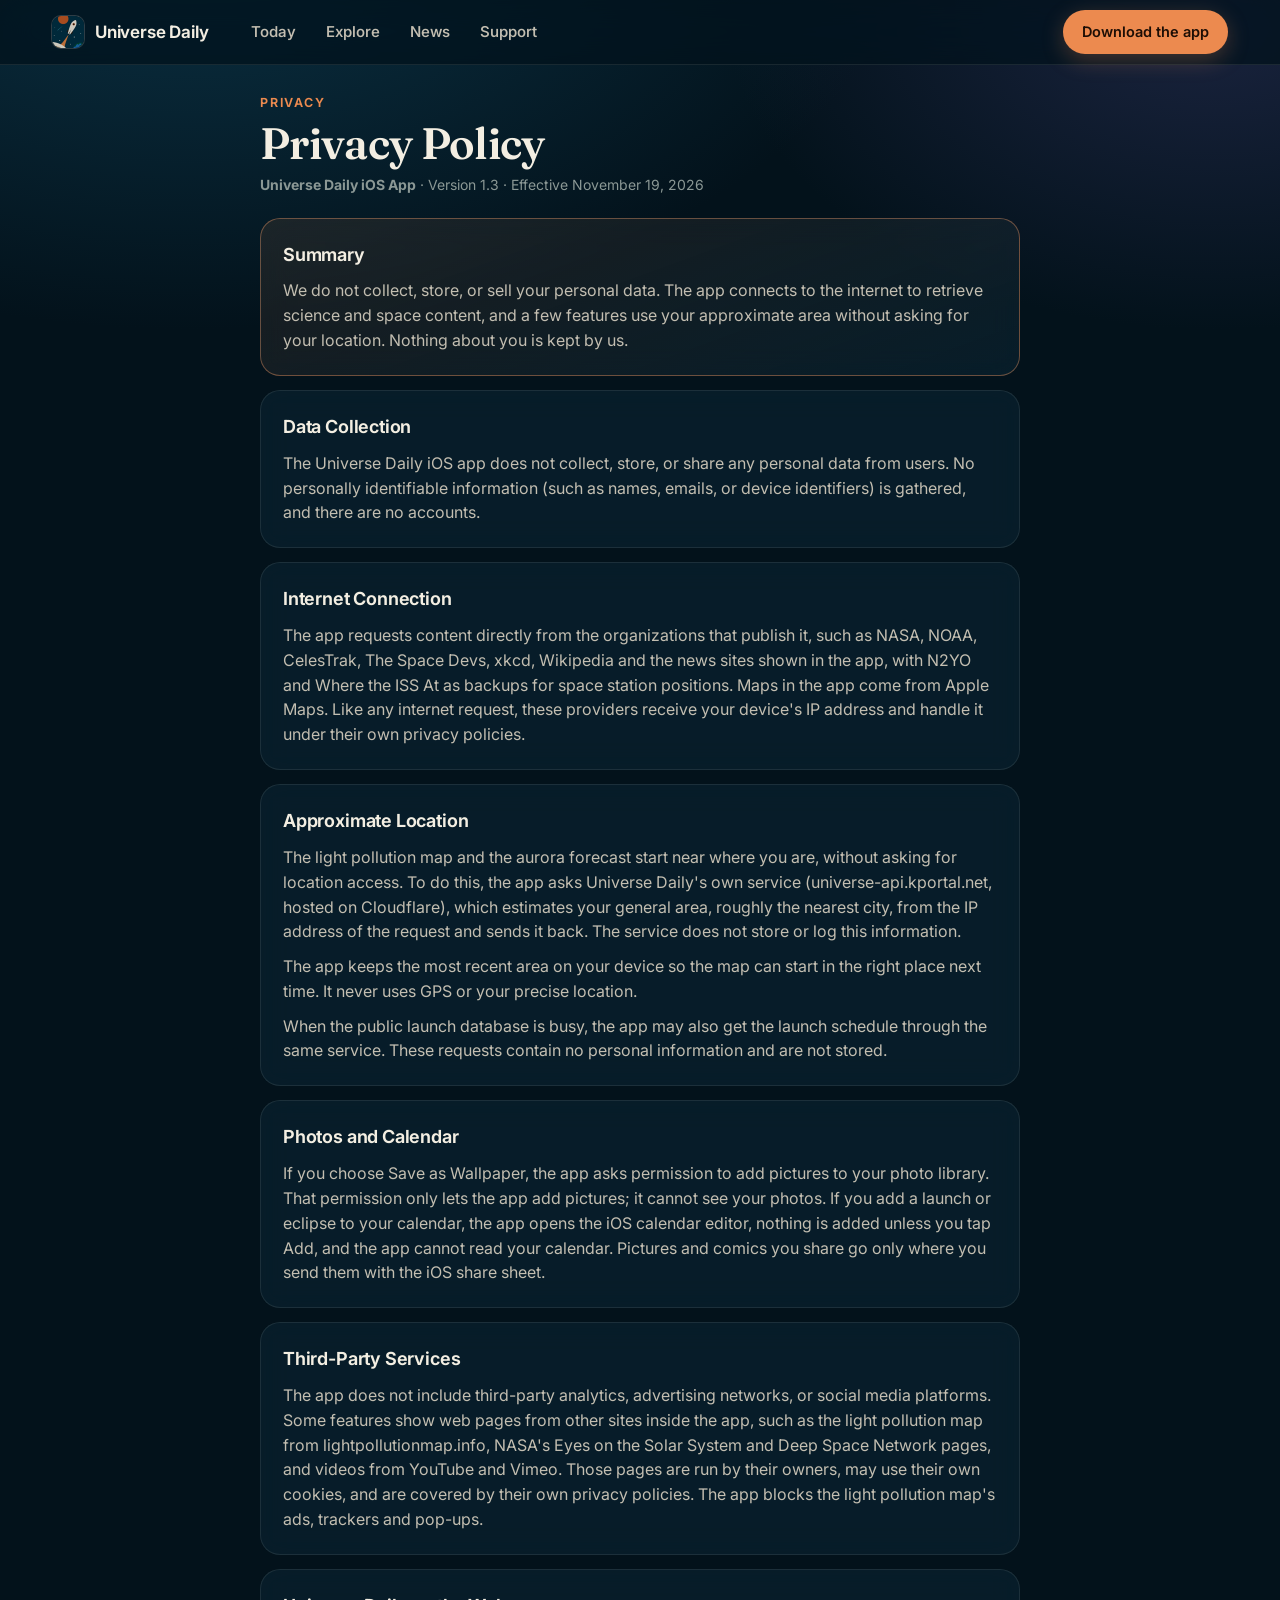
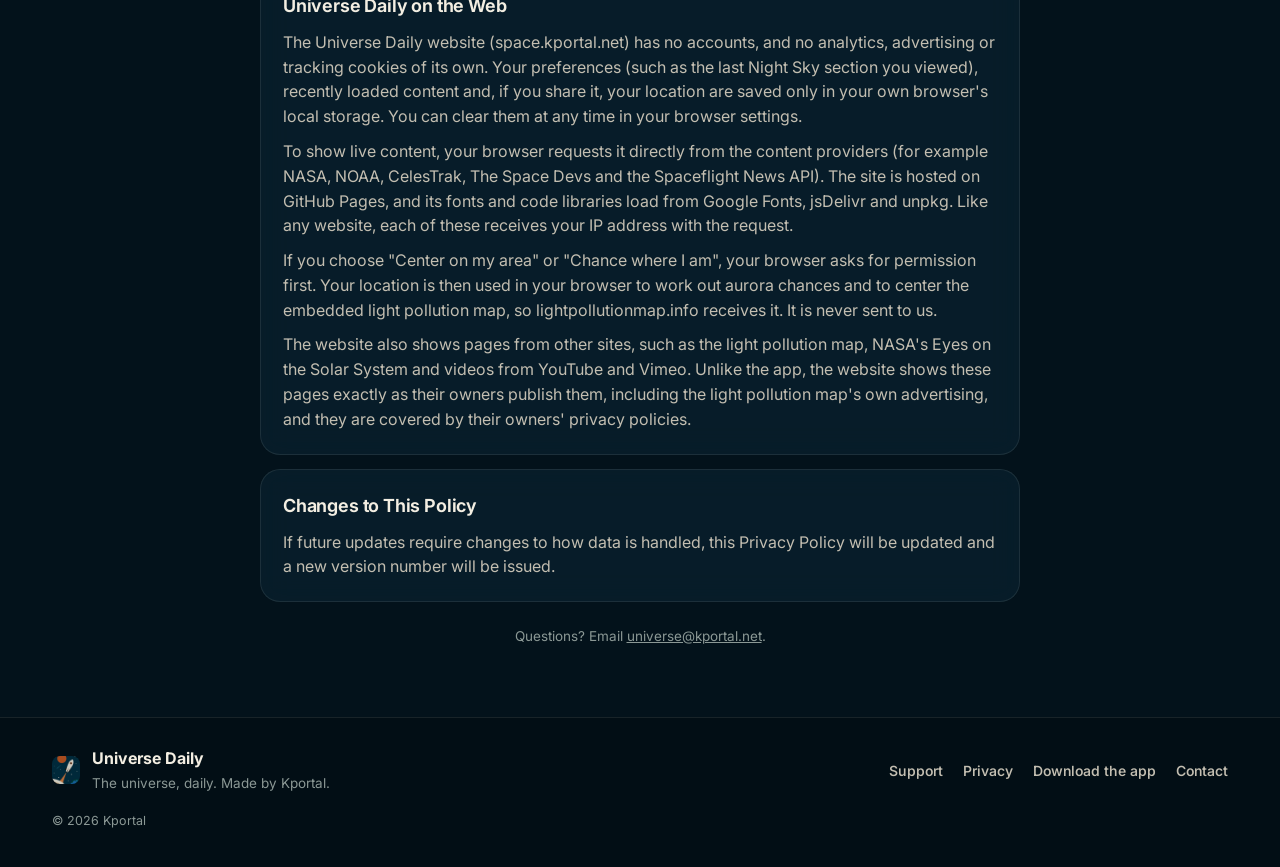
<file: privacy.html>
<!DOCTYPE html>
<html lang="en">
<head>
  <meta charset="UTF-8" />
  <meta name="robots" content="noindex">
  <meta name="viewport" content="width=device-width, initial-scale=1, viewport-fit=cover" />
  <title>Privacy Policy · Universe Daily</title>
  <meta name="description" content="Universe Daily does not collect, store or sell your personal data." />
  <meta name="color-scheme" content="dark" />
  <meta name="theme-color" content="#03121b" />
  <link rel="icon" type="image/png" href="assets/favicon.png" />
  <link rel="apple-touch-icon" href="assets/apple-touch-icon.png" />
  <link rel="preconnect" href="https://fonts.googleapis.com" />
  <link rel="preconnect" href="https://fonts.gstatic.com" crossorigin />
  <link href="https://fonts.googleapis.com/css2?family=Fraunces:opsz,wght@9..144,400;9..144,500;9..144,600&family=Inter:wght@400;500;600;700&display=swap" rel="stylesheet" />
  <link rel="stylesheet" href="css/app.css" />
  <style>
    @media (max-width: 860px) { .topbar-actions .btn-download { display: inline-flex; padding: 8px 14px; } }
    .policy { max-width: 760px; margin: 0 auto; }
    .policy .card + .card { margin-top: 14px; }
    .policy .card p { color: var(--ink-2); margin: 0; }
    .policy .card p + p { margin-top: 10px; }
    .policy .card h2 { font-size: 18px; }
    .policy .meta { color: var(--ink-3); font-size: 14px; }
    .policy .summary { border-color: color-mix(in oklab, var(--accent) 35%, var(--line)); background: linear-gradient(160deg, rgba(236,138,79,.10), var(--panel)); }
  </style>
</head>
<body>
  <header class="topbar">
    <div class="topbar-inner">
      <a class="brand" href="index.html#/" aria-label="Universe Daily home">
        <img src="assets/favicon.png" alt="" width="32" height="32" />
        <span>Universe Daily</span>
      </a>
      <nav class="nav" aria-label="Main">
        <a href="index.html#/">Today</a>
        <a href="index.html#/explore">Explore</a>
        <a href="index.html#/news">News</a>
        <a href="index.html#/support">Support</a>
      </nav>
      <div class="topbar-actions">
        <a class="btn btn-download" href="https://apps.apple.com/us/app/universe-daily/id6751823874" target="_blank" rel="noopener">Download the app</a>
      </div>
    </div>
  </header>

  <main id="main">
    <div class="policy">
      <div class="page-head"><div>
        <div class="eyebrow">Privacy</div>
        <h1>Privacy Policy</h1>
        <p class="meta"><strong>Universe Daily iOS App</strong> · Version 1.3 · Effective <time datetime="2026-11-19">November 19, 2026</time></p>
      </div></div>

      <section class="card summary" aria-labelledby="summary">
        <h2 id="summary">Summary</h2>
        <p>We do not collect, store, or sell your personal data. The app connects to the internet to retrieve science and space content, and a few features use your approximate area without asking for your location. Nothing about you is kept by us.</p>
      </section>

      <section class="card" aria-labelledby="collection">
        <h2 id="collection">Data Collection</h2>
        <p>The Universe Daily iOS app does not collect, store, or share any personal data from users. No personally identifiable information (such as names, emails, or device identifiers) is gathered, and there are no accounts.</p>
      </section>

      <section class="card" aria-labelledby="internet">
        <h2 id="internet">Internet Connection</h2>
        <p>The app requests content directly from the organizations that publish it, such as NASA, NOAA, CelesTrak, The Space Devs, xkcd, Wikipedia and the news sites shown in the app, with N2YO and Where the ISS At as backups for space station positions. Maps in the app come from Apple Maps. Like any internet request, these providers receive your device's IP address and handle it under their own privacy policies.</p>
      </section>

      <section class="card" aria-labelledby="location">
        <h2 id="location">Approximate Location</h2>
        <p>The light pollution map and the aurora forecast start near where you are, without asking for location access. To do this, the app asks Universe Daily's own service (universe-api.kportal.net, hosted on Cloudflare), which estimates your general area, roughly the nearest city, from the IP address of the request and sends it back. The service does not store or log this information.</p>
        <p>The app keeps the most recent area on your device so the map can start in the right place next time. It never uses GPS or your precise location.</p>
        <p>When the public launch database is busy, the app may also get the launch schedule through the same service. These requests contain no personal information and are not stored.</p>
      </section>

      <section class="card" aria-labelledby="permissions">
        <h2 id="permissions">Photos and Calendar</h2>
        <p>If you choose Save as Wallpaper, the app asks permission to add pictures to your photo library. That permission only lets the app add pictures; it cannot see your photos. If you add a launch or eclipse to your calendar, the app opens the iOS calendar editor, nothing is added unless you tap Add, and the app cannot read your calendar. Pictures and comics you share go only where you send them with the iOS share sheet.</p>
      </section>

      <section class="card" aria-labelledby="thirdparty">
        <h2 id="thirdparty">Third-Party Services</h2>
        <p>The app does not include third-party analytics, advertising networks, or social media platforms. Some features show web pages from other sites inside the app, such as the light pollution map from lightpollutionmap.info, NASA's Eyes on the Solar System and Deep Space Network pages, and videos from YouTube and Vimeo. Those pages are run by their owners, may use their own cookies, and are covered by their own privacy policies. The app blocks the light pollution map's ads, trackers and pop-ups.</p>
      </section>

      <section class="card" aria-labelledby="web">
        <h2 id="web">Universe Daily on the Web</h2>
        <p>The Universe Daily website (space.kportal.net) has no accounts, and no analytics, advertising or tracking cookies of its own. Your preferences (such as the last Night Sky section you viewed), recently loaded content and, if you share it, your location are saved only in your own browser's local storage. You can clear them at any time in your browser settings.</p>
        <p>To show live content, your browser requests it directly from the content providers (for example NASA, NOAA, CelesTrak, The Space Devs and the Spaceflight News API). The site is hosted on GitHub Pages, and its fonts and code libraries load from Google Fonts, jsDelivr and unpkg. Like any website, each of these receives your IP address with the request.</p>
        <p>If you choose "Center on my area" or "Chance where I am", your browser asks for permission first. Your location is then used in your browser to work out aurora chances and to center the embedded light pollution map, so lightpollutionmap.info receives it. It is never sent to us.</p>
        <p>The website also shows pages from other sites, such as the light pollution map, NASA's Eyes on the Solar System and videos from YouTube and Vimeo. Unlike the app, the website shows these pages exactly as their owners publish them, including the light pollution map's own advertising, and they are covered by their owners' privacy policies.</p>
      </section>

      <section class="card" aria-labelledby="changes">
        <h2 id="changes">Changes to This Policy</h2>
        <p>If future updates require changes to how data is handled, this Privacy Policy will be updated and a new version number will be issued.</p>
      </section>

      <p class="faint small center" style="margin-top:24px">Questions? Email <a href="mailto:universe@kportal.net">universe@kportal.net</a>.</p>
    </div>
  </main>

  <footer class="site-footer">
    <div class="footer-inner">
      <div class="footer-brand">
        <img src="assets/favicon.png" alt="" width="28" height="28" />
        <div><strong>Universe Daily</strong><span>The universe, daily. Made by Kportal.</span></div>
      </div>
      <nav class="footer-links" aria-label="Footer">
        <a href="index.html#/support">Support</a>
        <a href="privacy.html">Privacy</a>
        <a href="https://apps.apple.com/us/app/universe-daily/id6751823874" target="_blank" rel="noopener">Download the app</a>
        <a href="mailto:universe@kportal.net">Contact</a>
      </nav>
      <p class="footer-note">© <script>document.write(new Date().getFullYear())</script> Kportal</p>
    </div>
  </footer>
</body>
</html>
</file>
<file: css/app.css>
/* Universe Daily — web
   Palette taken from the app icon: deep space navy, cream, rocket-flame orange, rust and teal. */

:root {
  color-scheme: dark;
  --bg: #03121b;
  --bg-raise: #06202d;
  --panel: rgba(10, 36, 50, 0.62);
  --panel-strong: rgba(12, 42, 58, 0.86);
  --panel-solid: #082634;
  --line: rgba(241, 236, 224, 0.09);
  --line-strong: rgba(241, 236, 224, 0.18);
  --ink: #f3eee2;
  --ink-2: #c3beb1;
  --ink-3: #8b9895;
  --accent: #ec8a4f;
  --accent-strong: #d96a33;
  --accent-ink: #1d0e05;
  --rust: #b4532a;
  --teal: #5fb0bc;
  --good: #63d69e;
  --bad: #f0705f;
  --warn: #f3c552;

  --t-indigo: #9196ff;
  --t-blue: #63adff;
  --t-orange: #f6a04f;
  --t-red: #f26d5c;
  --t-night: #84a6ff;
  --t-eclipse: #f4cb72;
  --t-purple: #bb92f5;
  --t-teal: #4fc6c4;
  --t-mint: #74e2bd;

  --radius: 20px;
  --radius-md: 14px;
  --radius-sm: 10px;
  --shadow: 0 18px 48px rgba(0, 0, 0, 0.45);
  --font: "Inter", -apple-system, BlinkMacSystemFont, "Segoe UI", Roboto, Helvetica, Arial, sans-serif;
  --serif: "Fraunces", Georgia, "Times New Roman", serif;
  --mono: ui-monospace, "SF Mono", Menlo, Consolas, monospace;
  --maxw: 1240px;
  --gutter: clamp(16px, 4vw, 32px);
  --topbar-h: 64px;
  }

* { box-sizing: border-box; }
html { -webkit-text-size-adjust: 100%; scroll-padding-top: calc(var(--topbar-h) + 12px); }
body {
  margin: 0;
  min-height: 100vh;
  background: radial-gradient(1200px 700px at 15% -10%, #0b3346 0%, transparent 60%),
              radial-gradient(900px 600px at 95% 0%, #1b2440 0%, transparent 55%),
              var(--bg);
  background-attachment: fixed;
  color: var(--ink);
  font: 400 16px/1.55 var(--font);
  -webkit-font-smoothing: antialiased;
  overflow-x: hidden;
}
img { max-width: 100%; }
a { color: inherit; }
button, input, select { font: inherit; color: inherit; }
:focus-visible { outline: 2px solid var(--accent); outline-offset: 3px; border-radius: 6px; }
#main:focus, #main:focus-visible { outline: none; }
.skip { position: absolute; left: -999px; top: 8px; z-index: 100; background: var(--accent); color: var(--accent-ink); padding: 8px 14px; border-radius: 10px; }
.skip:focus { left: 12px; }
.noscript { text-align: center; padding: 40px; }

#sky { position: fixed; inset: 0; width: 100%; height: 100%; z-index: -1; pointer-events: none; }

.btn {
  display: inline-flex; align-items: center; justify-content: center; gap: 8px;
  padding: 10px 16px; border-radius: 999px; border: 1px solid var(--line-strong);
  background: rgba(255,255,255,0.05); color: var(--ink); text-decoration: none;
  font-weight: 600; font-size: 14.5px; cursor: pointer; white-space: nowrap;
  transition: background .15s, border-color .15s, transform .12s;
}
.btn:hover { background: rgba(255,255,255,0.1); border-color: rgba(241,236,224,0.28); }
.btn:active { transform: scale(0.97); }
.btn:disabled { opacity: .45; cursor: default; transform: none; }
.btn svg { width: 17px; height: 17px; flex: none; }
.btn-primary { background: var(--accent); border-color: transparent; color: var(--accent-ink); }
.btn-primary:hover { background: #f39a62; border-color: transparent; }
.btn-ghost { background: transparent; border-color: transparent; }
.btn-sm { padding: 7px 12px; font-size: 13.5px; }
.btn-icon { width: 40px; height: 40px; padding: 0; }
/* ───────── Layout ───────── */
main { display: block; max-width: var(--maxw); margin: 0 auto; padding: 28px var(--gutter) 56px; min-height: 70vh; outline: none; }
.view { animation: viewIn .35s ease both; }
@keyframes viewIn { from { opacity: 0; transform: translateY(6px); } to { opacity: 1; transform: none; } }

.page-head { display: flex; align-items: flex-end; justify-content: space-between; gap: 16px; flex-wrap: wrap; margin-bottom: 22px; }
.page-head h1 { margin: 0; font: 600 clamp(30px, 4.4vw, 44px)/1.08 var(--serif); letter-spacing: -0.015em; }
.page-head p { margin: 6px 0 0; color: var(--ink-2); max-width: 62ch; }
.eyebrow { font-size: 12.5px; font-weight: 650; letter-spacing: .14em; text-transform: uppercase; color: var(--accent); margin-bottom: 8px; display: flex; align-items: center; gap: 8px; }
.back { display: inline-flex; align-items: center; gap: 6px; color: var(--ink-2); text-decoration: none; font-weight: 550; font-size: 14.5px; margin-bottom: 14px; }
.back:hover { color: var(--ink); }
.back svg { width: 18px; height: 18px; }
.muted { color: var(--ink-2); }
.faint { color: var(--ink-3); }
.small { font-size: 13.5px; }
.center { text-align: center; }
.row { display: flex; gap: 10px; align-items: center; flex-wrap: wrap; }
.spacer { flex: 1; }
.stack > * + * { margin-top: 16px; }
.hidden { display: none !important; }
.serif { font-family: var(--serif); }

.card {
  background: var(--panel); border: 1px solid var(--line); border-radius: var(--radius);
  backdrop-filter: blur(14px); -webkit-backdrop-filter: blur(14px);
  padding: 22px;
}
.card h2, .card h3 { margin: 0 0 10px; font-weight: 650; letter-spacing: -0.01em; }
.card h2 { font-size: 20px; }
.card h3 { font-size: 16.5px; }
.section-title { font: 600 22px/1.2 var(--serif); margin: 34px 0 14px; display: flex; align-items: center; gap: 10px; }

.chip {
  display: inline-flex; align-items: center; gap: 6px; padding: 5px 11px; border-radius: 999px;
  font-size: 12.5px; font-weight: 600; background: rgba(255,255,255,0.06); border: 1px solid var(--line); color: var(--ink-2);
}
.chip svg { width: 14px; height: 14px; }
.chip.live { color: #ffd9d4; background: rgba(240, 80, 70, 0.18); border-color: rgba(240, 80, 70, 0.35); }
.chip.good { color: #c8f5df; background: rgba(99, 214, 158, 0.14); border-color: rgba(99, 214, 158, 0.3); }
.chip.warn { color: #fbe7b0; background: rgba(243, 197, 82, 0.14); border-color: rgba(243, 197, 82, 0.3); }
.dot-live { width: 8px; height: 8px; border-radius: 50%; background: #ff5c4d; box-shadow: 0 0 0 0 rgba(255,92,77,.6); animation: pulse 1.6s infinite; }
@keyframes pulse { 70% { box-shadow: 0 0 0 8px rgba(255,92,77,0); } 100% { box-shadow: 0 0 0 0 rgba(255,92,77,0); } }

.seg { display: inline-flex; padding: 4px; border-radius: 999px; background: rgba(255,255,255,0.04); border: 1px solid var(--line); gap: 2px; flex-wrap: wrap; }
.seg button { border: 0; background: transparent; padding: 8px 15px; border-radius: 999px; color: var(--ink-2); font-weight: 600; font-size: 14px; cursor: pointer; display: inline-flex; gap: 7px; align-items: center; }
.seg button svg { width: 16px; height: 16px; }
.seg button:hover { color: var(--ink); }
.seg button[aria-pressed="true"] { background: var(--ink); color: #06141c; }

.filters { display: flex; gap: 8px; overflow-x: auto; padding-bottom: 4px; scrollbar-width: none; }
.filters::-webkit-scrollbar { display: none; }
.filters button { flex: none; border: 1px solid var(--line); background: rgba(255,255,255,0.04); color: var(--ink-2); padding: 7px 14px; border-radius: 999px; font-weight: 600; font-size: 13.5px; cursor: pointer; }
.filters button:hover { color: var(--ink); border-color: var(--line-strong); }
.filters button[aria-pressed="true"] { background: var(--accent); color: var(--accent-ink); border-color: transparent; }
.filter-label { font-size: 12px; font-weight: 650; letter-spacing: .1em; text-transform: uppercase; color: var(--ink-3); margin: 0 0 8px; }

input[type="search"], input[type="text"], input[type="date"], input[type="number"] {
  background: rgba(255,255,255,0.05); border: 1px solid var(--line-strong); border-radius: 12px; padding: 10px 14px; outline: none;
}
input:focus { border-color: var(--accent); }
input[type="date"]::-webkit-calendar-picker-indicator { filter: invert(0.9); cursor: pointer; }
.search { position: relative; flex: 1; min-width: 200px; }
.search input { width: 100%; padding-left: 40px; }
.search svg { position: absolute; left: 13px; top: 50%; transform: translateY(-50%); width: 18px; height: 18px; color: var(--ink-3); }

/* ───────── Tiles (Explore) ───────── */
.tile-grid { display: grid; grid-template-columns: repeat(auto-fill, minmax(260px, 1fr)); gap: 16px; }
.tile {
  --tint: var(--accent);
  position: relative; overflow: hidden; display: flex; flex-direction: column; justify-content: space-between;
  min-height: 178px; padding: 20px; border-radius: var(--radius); text-decoration: none;
  background: linear-gradient(160deg, color-mix(in oklab, var(--tint) 13%, rgba(10,36,50,0.7)), rgba(7, 26, 37, 0.72));
  border: 1px solid color-mix(in oklab, var(--tint) 22%, var(--line));
  backdrop-filter: blur(14px); -webkit-backdrop-filter: blur(14px);
  transition: transform .2s ease, border-color .2s, box-shadow .2s;
}
.tile::after {
  content: ""; position: absolute; width: 220px; height: 220px; right: -70px; top: -90px; border-radius: 50%;
  background: radial-gradient(circle, color-mix(in oklab, var(--tint) 32%, transparent), transparent 70%);
  opacity: .55; pointer-events: none; transition: opacity .2s;
}
.tile:hover { transform: translateY(-3px); border-color: color-mix(in oklab, var(--tint) 50%, var(--line)); box-shadow: 0 16px 40px rgba(0,0,0,0.35); }
.tile:hover::after { opacity: .9; }
.tile-icon { width: 46px; height: 46px; border-radius: 14px; display: grid; place-items: center; background: color-mix(in oklab, var(--tint) 22%, transparent); color: var(--tint); border: 1px solid color-mix(in oklab, var(--tint) 35%, transparent); }
.tile-icon svg { width: 23px; height: 23px; }
.tile-title { font-size: 18px; font-weight: 650; letter-spacing: -0.01em; margin-top: 18px; display: flex; align-items: center; justify-content: space-between; gap: 8px; }
.tile-title svg { width: 18px; height: 18px; color: var(--ink-3); transition: transform .2s, color .2s; }
.tile:hover .tile-title svg { transform: translateX(3px); color: var(--ink); }
.tile-live { margin-top: 6px; color: var(--ink-2); font-size: 14px; min-height: 22px; }
.tile-live strong { color: var(--ink); font-weight: 650; }
.tile-big { font: 600 34px/1 var(--serif); color: var(--ink); }
.tile-meta { display: flex; align-items: center; gap: 8px; }

.quote { margin: 40px auto 0; max-width: 760px; text-align: center; font: 400 italic 18px/1.6 var(--serif); color: var(--ink-2); }
.quote a { text-decoration: none; color: var(--ink-3); font-style: normal; font-family: var(--font); font-size: 14px; display: inline-block; margin-top: 6px; }
.quote a:hover { color: var(--accent); }

/* ───────── Home / APOD ───────── */
.apod { display: grid; grid-template-columns: minmax(0, 1.55fr) minmax(320px, 1fr); gap: 28px; align-items: start; }
.apod-media {
  position: relative; border-radius: var(--radius); overflow: hidden; background: #01090e;
  border: 1px solid var(--line); box-shadow: var(--shadow); min-height: 320px; display: grid; place-items: center;
}
@media (min-width: 981px) { .apod-media { position: sticky; top: calc(var(--topbar-h) + 16px); } }
.apod-media img { display: block; width: 100%; height: auto; max-height: 78vh; object-fit: contain; cursor: zoom-in; }
.apod-media video, .apod-media iframe { display: block; width: 100%; aspect-ratio: 16/9; border: 0; background: #000; }
.apod-media .media-tools { position: absolute; right: 12px; bottom: 12px; display: flex; gap: 8px; }
.apod-media .media-tools .btn { backdrop-filter: blur(10px); background: rgba(0,0,0,0.5); }
.apod-info h1 { margin: 4px 0 6px; font: 600 clamp(28px, 3.4vw, 40px)/1.1 var(--serif); letter-spacing: -0.015em; }
.apod-date { color: var(--ink-2); font-weight: 550; }
.apod-credit { color: var(--ink-3); font-size: 14px; margin-top: 4px; }
.apod-text { margin-top: 18px; color: var(--ink-2); font-size: 16.5px; line-height: 1.7; }
.apod-head { display: flex; align-items: center; justify-content: space-between; gap: 12px 20px; flex-wrap: wrap; margin-bottom: 16px; }
.apod-nav { display: flex; gap: 8px; flex-wrap: wrap; }
.apod-nav .btn { padding: 8px 14px; font-size: 14px; }
.apod-nav .date-input { position: relative; }
.apod-nav input[type="date"] { padding: 9px 12px; border-radius: 999px; font-weight: 600; font-size: 14px; }
.related-note { margin: 0; padding: 12px 16px; font-size: 13.5px; color: var(--ink-2); background: rgba(0,0,0,0.55); position: absolute; left: 0; right: 0; bottom: 0; }

.lightbox { position: fixed; inset: 0; z-index: 80; background: rgba(0, 4, 8, 0.94); display: grid; place-items: center; cursor: zoom-out; animation: viewIn .2s ease; }
.lightbox img { max-width: 96vw; max-height: 94vh; object-fit: contain; }
.lightbox .btn { position: absolute; top: 16px; right: 16px; }

/* ───────── Skeletons & states ───────── */
.skeleton { background: linear-gradient(90deg, rgba(255,255,255,0.04) 25%, rgba(255,255,255,0.09) 50%, rgba(255,255,255,0.04) 75%); background-size: 200% 100%; animation: shimmer 1.4s infinite; border-radius: 10px; }
@keyframes shimmer { to { background-position: -200% 0; } }
.state { text-align: center; padding: 48px 20px; color: var(--ink-2); }
.state svg { width: 40px; height: 40px; color: var(--ink-3); margin-bottom: 10px; }
.state h3 { color: var(--ink); margin: 0 0 6px; font-size: 18px; }
.state .row { justify-content: center; margin-top: 16px; }
.spinner { width: 28px; height: 28px; border-radius: 50%; border: 3px solid rgba(255,255,255,0.12); border-top-color: var(--accent); animation: spin .8s linear infinite; margin: 0 auto; }
@keyframes spin { to { transform: rotate(360deg); } }
.glow-star { width: 54px; height: 54px; border-radius: 50%; background: radial-gradient(circle, #fff 0 8%, rgba(255,230,190,.7) 18%, rgba(236,138,79,.25) 45%, transparent 70%); animation: breathe 2.2s ease-in-out infinite; }
@keyframes breathe { 50% { transform: scale(1.2); opacity: .7; } }

/* ───────── People ───────── */
.crew-grid { display: grid; grid-template-columns: repeat(auto-fill, minmax(230px, 1fr)); gap: 16px; }
.person {
  display: flex; flex-direction: column; text-align: left; overflow: hidden; padding: 0; cursor: pointer;
  background: var(--panel); border: 1px solid var(--line); border-radius: var(--radius); transition: transform .2s, border-color .2s;
}
.person:hover { transform: translateY(-3px); border-color: var(--line-strong); }
.person .portrait { aspect-ratio: 1; width: 100%; object-fit: cover; object-position: center 20%; background: linear-gradient(160deg, #0b3346, #061822); display: block; }
.person .ph { aspect-ratio: 1; display: grid; place-items: center; background: linear-gradient(160deg, #0b3346, #061822); color: var(--ink-3); }
.person .ph svg { width: 56px; height: 56px; }
.person-body { padding: 14px 16px 16px; }
.person-name { font-weight: 650; font-size: 16.5px; }
.person-sub { color: var(--ink-2); font-size: 13.5px; margin-top: 2px; }
.person-stats { display: flex; gap: 6px; flex-wrap: wrap; margin-top: 10px; }
.roster { display: grid; grid-template-columns: repeat(auto-fill, minmax(320px, 1fr)); gap: 10px; }
.roster .person { flex-direction: row; align-items: center; gap: 14px; padding: 10px; border-radius: var(--radius-md); }
.roster .person .portrait, .roster .person .ph { width: 64px; height: 64px; aspect-ratio: 1; border-radius: 12px; flex: none; }
.roster .person .ph svg { width: 28px; height: 28px; }
.roster .person-body { padding: 0; min-width: 0; }
.roster .rank { font: 600 15px var(--mono); color: var(--ink-3); width: 34px; text-align: right; flex: none; }

/* ───────── Modal / sheet ───────── */
.modal-backdrop { position: fixed; inset: 0; z-index: 70; background: rgba(1, 8, 12, 0.72); backdrop-filter: blur(6px); display: grid; place-items: center; padding: 20px; animation: viewIn .2s ease; }
.modal { width: min(720px, 100%); max-height: calc(100vh - 40px); overflow: auto; background: var(--panel-solid); border: 1px solid var(--line-strong); border-radius: 24px; box-shadow: var(--shadow); position: relative; }
.modal-close { position: absolute; top: 12px; right: 12px; z-index: 2; background: rgba(0,0,0,0.45); }
.modal-hero { width: 100%; max-height: 360px; object-fit: cover; display: block; }
.modal-body { padding: 24px; }
.modal-body h2 { margin: 0 0 4px; font: 600 28px/1.15 var(--serif); }
.stat-grid { display: grid; grid-template-columns: repeat(auto-fill, minmax(140px, 1fr)); gap: 10px; margin: 18px 0; }
.stat { background: rgba(255,255,255,0.04); border: 1px solid var(--line); border-radius: 14px; padding: 12px 14px; }
.stat .k { font-size: 12px; color: var(--ink-3); text-transform: uppercase; letter-spacing: .08em; font-weight: 650; }
.stat .v { font-size: 18px; font-weight: 650; margin-top: 2px; font-variant-numeric: tabular-nums; }

/* ───────── ISS ───────── */
.iss-layout { display: grid; grid-template-columns: minmax(0, 1fr) 340px; gap: 20px; }
.globe-wrap { position: relative; border-radius: var(--radius); overflow: hidden; background: radial-gradient(circle at 50% 45%, #0b2a3a, #010508 70%); border: 1px solid var(--line); min-height: 560px; }
.globe-wrap > div:first-child { position: absolute; inset: 0; }
.globe-overlay { position: absolute; left: 14px; top: 14px; display: flex; gap: 8px; flex-wrap: wrap; z-index: 2; }
.place-title { font: 600 26px/1.2 var(--serif); margin: 2px 0 4px; }
.readout { display: grid; grid-template-columns: 1fr 1fr; gap: 10px; margin-top: 16px; }
.sat-pick { display: flex; gap: 8px; margin-bottom: 14px; }

/* ───────── Launches ───────── */
.hero-launch { display: grid; grid-template-columns: 1.1fr 1fr; overflow: hidden; padding: 0; }
.hero-launch img { width: 100%; height: 100%; min-height: 280px; object-fit: cover; display: block; }
.hero-launch .body { padding: 26px; display: flex; flex-direction: column; justify-content: center; }
.hero-launch h2 { font: 600 28px/1.15 var(--serif); margin: 8px 0 6px; }
.countdown { display: flex; gap: 10px; margin: 18px 0 6px; }
.countdown div { background: rgba(255,255,255,0.05); border: 1px solid var(--line); border-radius: 14px; padding: 10px 0; width: 70px; text-align: center; }
.countdown b { display: block; font: 600 26px/1.1 var(--font); font-variant-numeric: tabular-nums; }
.countdown span { font-size: 11px; letter-spacing: .1em; text-transform: uppercase; color: var(--ink-3); font-weight: 650; }
.day-head { font-size: 13px; font-weight: 700; letter-spacing: .1em; text-transform: uppercase; color: var(--ink-3); margin: 26px 0 10px; }
.launch-row { display: grid; grid-template-columns: 76px 1fr auto; gap: 14px; align-items: center; padding: 12px; border-radius: var(--radius-md); background: var(--panel); border: 1px solid var(--line); cursor: pointer; width: 100%; text-align: left; transition: border-color .15s, transform .15s; }
.launch-row + .launch-row { margin-top: 8px; }
.launch-row:hover { border-color: var(--line-strong); transform: translateX(2px); }
.launch-row img, .launch-row .ph { width: 76px; height: 76px; border-radius: 12px; object-fit: cover; background: linear-gradient(160deg, #0b3346, #061822); display: grid; place-items: center; color: var(--ink-3); }
.launch-row .t { font-weight: 650; font-size: 15.5px; }
.launch-row .s { color: var(--ink-2); font-size: 13.5px; margin-top: 2px; }
.launch-row .time { text-align: right; font-size: 13.5px; color: var(--ink-2); font-variant-numeric: tabular-nums; }
.launch-row .time b { display: block; color: var(--ink); font-size: 15px; }
.status { display: inline-flex; padding: 3px 9px; border-radius: 999px; font-size: 12px; font-weight: 650; margin-top: 6px; }
.status.go { background: rgba(99,214,158,.15); color: #a9f0cc; }
.status.tbd { background: rgba(255,255,255,.07); color: var(--ink-2); }
.status.hold { background: rgba(243,197,82,.15); color: #f7dd94; }
.status.done { background: rgba(99,173,255,.14); color: #b3d6ff; }
.status.fail { background: rgba(240,112,95,.15); color: #f8b4aa; }

/* ───────── Night sky ───────── */
.frame { width: 100%; height: min(72vh, 720px); border: 0; display: block; border-radius: var(--radius); background: #000; }
.frame-wrap { position: relative; border-radius: var(--radius); overflow: hidden; border: 1px solid var(--line); }
.kp-row { display: grid; grid-template-columns: 220px 1fr; gap: 20px; align-items: center; }
.gauge { position: relative; width: 200px; height: 200px; margin: 0 auto; }
.gauge svg { width: 100%; height: 100%; }
.gauge .val { position: absolute; inset: 0; display: grid; place-items: center; text-align: center; }
.gauge .val b { display: block; font: 600 46px/1 var(--font); }
.gauge .val span { font-size: 13px; color: var(--ink-2); }
.bars { display: flex; align-items: flex-end; gap: 3px; height: 150px; padding-top: 10px; }
.bars .bar { flex: 1; border-radius: 4px 4px 2px 2px; min-height: 3px; position: relative; }
.bars .bar.now { outline: 2px solid var(--ink); outline-offset: 1px; }
.bar-axis { display: flex; justify-content: space-between; font-size: 12px; color: var(--ink-3); margin-top: 6px; }
.two-col { display: grid; grid-template-columns: 1fr 1fr; gap: 16px; }
.three-col { display: grid; grid-template-columns: repeat(3, 1fr); gap: 16px; }
.oval-canvas { width: 100%; max-width: 520px; aspect-ratio: 1; display: block; margin: 0 auto; }
.moon-layout { display: grid; grid-template-columns: minmax(280px, 420px) 1fr; gap: 28px; align-items: center; }
.moon-disk { width: 100%; aspect-ratio: 1; display: block; filter: drop-shadow(0 0 40px rgba(255, 240, 210, 0.12)); }
.moon-strip { display: grid; grid-template-columns: repeat(auto-fill, minmax(64px, 1fr)); gap: 8px; }
.moon-strip button { background: rgba(255,255,255,0.03); border: 1px solid var(--line); border-radius: 12px; padding: 8px 4px; cursor: pointer; color: var(--ink-2); font-size: 12px; display: flex; flex-direction: column; align-items: center; gap: 4px; }
.moon-strip button[aria-pressed="true"] { border-color: var(--accent); color: var(--ink); background: rgba(236,138,79,.1); }
.moon-strip svg { width: 34px; height: 34px; }
input[type="range"] { width: 100%; accent-color: var(--accent); }

/* ───────── Eclipses ───────── */
.eclipse-hero { display: grid; grid-template-columns: 260px 1fr; gap: 26px; align-items: center; }
.eclipse-art { width: 100%; aspect-ratio: 1; display: block; }
.eclipse-row { display: grid; grid-template-columns: 56px 1fr auto; gap: 14px; align-items: center; padding: 12px 14px; background: var(--panel); border: 1px solid var(--line); border-radius: var(--radius-md); cursor: pointer; width: 100%; text-align: left; transition: border-color .15s, transform .15s; }
.eclipse-row + .eclipse-row { margin-top: 8px; }
.eclipse-row:hover { border-color: var(--line-strong); transform: translateX(2px); }
.eclipse-row svg.mini { width: 56px; height: 56px; }
.map-svg { width: 100%; display: block; border-radius: 14px; background: #031520; }

/* News */
.news-hero { display: grid; grid-template-columns: 1.3fr 1fr; overflow: hidden; padding: 0; text-decoration: none; transition: border-color .2s; }
.news-hero:hover { border-color: var(--line-strong); }
.news-hero img { width: 100%; height: 100%; min-height: 300px; object-fit: cover; display: block; }
.news-hero .body { padding: 28px; display: flex; flex-direction: column; justify-content: center; }
.news-hero h2 { font: 600 clamp(24px, 2.6vw, 32px)/1.2 var(--serif); margin: 10px 0; }
.news-hero .body p { display: -webkit-box; -webkit-line-clamp: 4; -webkit-box-orient: vertical; overflow: hidden; }
.news-hero img { max-height: 420px; }
.news-grid { display: grid; grid-template-columns: repeat(auto-fill, minmax(300px, 1fr)); gap: 16px; margin-top: 16px; }
.news-card { display: flex; flex-direction: column; overflow: hidden; text-decoration: none; background: var(--panel); border: 1px solid var(--line); border-radius: var(--radius); transition: transform .2s, border-color .2s; }
.news-card:hover { transform: translateY(-3px); border-color: var(--line-strong); }
.news-card img, .news-card .ph { width: 100%; aspect-ratio: 16/9; object-fit: cover; display: block; background: linear-gradient(160deg, #0b3346, #061822); }
.news-card .body { padding: 16px 18px 18px; display: flex; flex-direction: column; gap: 8px; flex: 1; }
.news-card h3 { margin: 0; font-size: 17px; line-height: 1.35; font-weight: 650; }
.news-card p { margin: 0; color: var(--ink-2); font-size: 14px; display: -webkit-box; -webkit-line-clamp: 3; -webkit-box-orient: vertical; overflow: hidden; }
.news-meta { display: flex; gap: 8px; align-items: center; font-size: 12.5px; color: var(--ink-3); font-weight: 600; margin-top: auto; }
.news-meta .src { color: var(--accent); text-transform: uppercase; letter-spacing: .06em; }

/* Support */
.support-grid { display: grid; grid-template-columns: 1.2fr 1fr; gap: 16px; }
details { border-top: 1px solid var(--line); padding: 14px 0; }
details:first-of-type { border-top: 0; }
summary { cursor: pointer; font-weight: 600; list-style: none; display: flex; justify-content: space-between; gap: 10px; }
summary::-webkit-details-marker { display: none; }
summary::after { content: "+"; color: var(--ink-3); font-size: 20px; line-height: 1; }
details[open] summary::after { content: "–"; }
details p { color: var(--ink-2); margin: 10px 0 0; }

/* Footer */
.site-footer { border-top: 1px solid var(--line); background: rgba(2, 12, 18, 0.6); }
.footer-inner { max-width: var(--maxw); margin: 0 auto; padding: 28px var(--gutter) 36px; display: grid; grid-template-columns: 1fr auto; gap: 16px 24px; align-items: center; }
.footer-brand { display: flex; gap: 12px; align-items: center; }
.footer-brand img { border-radius: 8px; }
.footer-brand strong { display: block; }
.footer-brand span { color: var(--ink-3); font-size: 13.5px; }
.footer-links { display: flex; gap: 20px; flex-wrap: wrap; }
.footer-links a { color: var(--ink-2); text-decoration: none; font-size: 14px; font-weight: 550; }
.footer-links a:hover { color: var(--accent); }
.footer-note { grid-column: 1 / -1; margin: 0; color: var(--ink-3); font-size: 12.5px; }

#toast { position: fixed; left: 50%; bottom: 24px; transform: translate(-50%, 20px); opacity: 0; z-index: 90; background: var(--ink); color: #06141c; padding: 10px 18px; border-radius: 999px; font-weight: 650; font-size: 14px; pointer-events: none; transition: opacity .2s, transform .2s; box-shadow: var(--shadow); }
#toast.show { opacity: 1; transform: translate(-50%, 0); }


/* ───────── Header ───────── */
.topbar {
  position: sticky; top: 0; z-index: 40;
  background: rgba(3, 18, 27, 0.78);
  backdrop-filter: blur(18px) saturate(150%); -webkit-backdrop-filter: blur(18px) saturate(150%);
  border-bottom: 1px solid var(--line);
  transition: background .3s, border-color .3s;
}
body[data-view="home"] .topbar:not(.scrolled) { background: linear-gradient(180deg, rgba(1,8,12,.55), rgba(1,8,12,0)); border-color: transparent; backdrop-filter: none; -webkit-backdrop-filter: none; }
.topbar-inner { max-width: var(--maxw); margin: 0 auto; height: var(--topbar-h); padding: 0 var(--gutter); display: flex; align-items: center; gap: 28px; }
.brand { display: flex; align-items: center; gap: 11px; text-decoration: none; font-weight: 650; letter-spacing: -0.01em; font-size: 17px; flex: none; }
.brand img { border-radius: 9px; box-shadow: 0 0 0 1px var(--line-strong); transition: transform .3s; }
.brand:hover img { transform: rotate(-6deg) scale(1.06); }
.nav { display: flex; align-items: center; gap: 2px; }
.nav > a, .nav .menu-trigger {
  position: relative; display: inline-flex; align-items: center; gap: 6px; padding: 9px 14px; border-radius: 10px;
  color: var(--ink-2); text-decoration: none; font-weight: 550; font-size: 15px; background: none; border: 0; cursor: pointer; transition: color .15s, background .15s;
}
.nav > a:hover, .nav .menu-trigger:hover, .has-menu:focus-within .menu-trigger { color: var(--ink); background: rgba(255,255,255,0.06); }
.nav a.active, .has-menu.active .menu-trigger { color: var(--ink); }
.nav a.active::after, .has-menu.active .menu-trigger::after { content: ""; position: absolute; left: 14px; right: 14px; bottom: 2px; height: 2px; border-radius: 2px; background: var(--accent); }
.menu-trigger svg { width: 15px; height: 15px; transition: transform .2s; }
.has-menu { position: relative; }
.has-menu:hover .menu-trigger svg, .has-menu:focus-within .menu-trigger svg { transform: rotate(180deg); }
.mega {
  position: absolute; top: calc(100% + 10px); left: -20px; width: 640px; padding: 12px;
  display: grid; grid-template-columns: 1fr 1fr; gap: 4px;
  background: rgba(7, 28, 40, 0.97); border: 1px solid var(--line-strong); border-radius: 18px; box-shadow: 0 24px 60px rgba(0,0,0,.55);
  opacity: 0; visibility: hidden; transform: translateY(-6px); transition: opacity .18s, transform .18s, visibility .18s;
}
.mega::before { content: ""; position: absolute; left: 0; right: 0; top: -14px; height: 14px; }
.has-menu:hover .mega, .has-menu:focus-within .mega { opacity: 1; visibility: visible; transform: none; }
.mega a { display: flex; gap: 12px; align-items: flex-start; padding: 12px; border-radius: 12px; text-decoration: none; transition: background .15s; }
.mega a:hover, .mega a:focus-visible { background: rgba(255,255,255,0.06); }
.mega .mi { --tint: var(--accent); flex: none; width: 38px; height: 38px; border-radius: 11px; display: grid; place-items: center; color: var(--tint); background: color-mix(in oklab, var(--tint) 18%, transparent); border: 1px solid color-mix(in oklab, var(--tint) 30%, transparent); }
.mega .mi svg { width: 19px; height: 19px; }
.mega b { display: block; font-weight: 650; font-size: 14.5px; }
.mega span span { display: block; color: var(--ink-3); font-size: 13px; line-height: 1.4; margin-top: 2px; }
.mega .mega-foot { grid-column: 1 / -1; display: flex; justify-content: space-between; align-items: center; padding: 10px 12px 4px; margin-top: 4px; border-top: 1px solid var(--line); color: var(--ink-3); font-size: 13px; }
.mega .mega-foot a { padding: 0; color: var(--accent); font-weight: 600; }
.mega .mega-foot a:hover { background: none; text-decoration: underline; }
.topbar-actions { margin-left: auto; display: flex; align-items: center; gap: 10px; }
.btn-download { background: var(--accent); color: var(--accent-ink); border-color: transparent; padding: 10px 18px; box-shadow: 0 6px 22px rgba(236,138,79,.28); }
.btn-download:hover { background: #f5a06c; border-color: transparent; box-shadow: 0 8px 28px rgba(236,138,79,.42); transform: translateY(-1px); }
.kbd-btn { color: var(--ink-3); }
.menu-toggle { display: none; }
.mobile-menu { display: none; }

kbd {
  display: inline-grid; place-items: center; min-width: 22px; height: 22px; padding: 0 6px;
  font: 600 12px/1 var(--font); color: var(--ink-2); background: rgba(255,255,255,0.07);
  border: 1px solid var(--line-strong); border-bottom-width: 2px; border-radius: 6px;
}
.kbd-hint { display: inline-flex; align-items: center; gap: 6px; color: var(--ink-3); font-size: 13px; }
.shortcuts { display: grid; grid-template-columns: 1fr auto; gap: 10px 24px; align-items: center; margin-top: 12px; }
.shortcuts dt { color: var(--ink-2); }
.shortcuts dd { margin: 0; display: flex; gap: 4px; justify-content: flex-end; }
.shortcuts h3 { grid-column: 1 / -1; margin: 14px 0 0; font-size: 12px; letter-spacing: .12em; text-transform: uppercase; color: var(--accent); }

/* ───────── Home ───────── */
body[data-view="home"] main { padding-top: 0; }
.hero {
  position: relative; width: 100vw; margin-left: calc(50% - 50vw); margin-top: calc(-1 * var(--topbar-h));
  min-height: max(640px, 92vh); display: flex; align-items: flex-end; overflow: hidden; background: #01070b; isolation: isolate;
}
.hero-bg { position: absolute; inset: 0; z-index: -2; }
.hero-bg img { width: 100%; height: 100%; object-fit: cover; opacity: 0; transform: scale(1.08); transition: opacity 1.2s ease, transform 1.6s cubic-bezier(.2,.7,.2,1); }
.hero-bg img.ready { opacity: 1; transform: scale(1.02); animation: drift 40s ease-in-out infinite alternate 1.6s; }
@keyframes drift { to { transform: scale(1.1) translate(-1.5%, -1%); } }
.hero::after {
  content: ""; position: absolute; inset: 0; z-index: -1; pointer-events: none;
  background: linear-gradient(0deg, var(--bg) 0%, rgba(3,18,27,.86) 22%, rgba(3,18,27,.25) 55%, rgba(3,18,27,.1) 75%, rgba(1,8,12,.55) 100%),
              linear-gradient(90deg, rgba(1,8,12,.7) 0%, rgba(1,8,12,.15) 55%, transparent 80%);
}
.hero-inner { width: 100%; max-width: var(--maxw); margin: 0 auto; padding: 0 var(--gutter) 64px; display: grid; grid-template-columns: minmax(0, 1fr) auto; gap: 32px; align-items: end; }
.hero-kicker { display: inline-flex; align-items: center; gap: 10px; font-size: 13px; font-weight: 650; letter-spacing: .16em; text-transform: uppercase; color: var(--accent); }
.hero-kicker::before { content: ""; width: 28px; height: 1px; background: currentColor; }
.hero h1 { margin: 16px 0 14px; max-width: 16ch; font: 500 clamp(44px, 6.6vw, 92px)/0.98 var(--serif); letter-spacing: -0.03em; text-wrap: balance; text-shadow: 0 2px 30px rgba(0,0,0,.35); }
.hero-sub { margin: 0; max-width: 58ch; color: rgba(243,238,226,.82); font-size: 18px; line-height: 1.6; }
.hero-actions { display: flex; flex-wrap: wrap; gap: 10px; margin-top: 28px; }
.hero-actions .btn { padding: 12px 20px; font-size: 15px; }
.hero .btn:not(.btn-primary) { background: rgba(3,18,27,.45); backdrop-filter: blur(12px); -webkit-backdrop-filter: blur(12px); border-color: rgba(241,236,224,.22); }
.hero .btn:not(.btn-primary):hover { background: rgba(3,18,27,.7); border-color: rgba(241,236,224,.4); }
.day-nav { display: flex; flex-direction: column; align-items: flex-end; gap: 10px; }
.day-nav .row { gap: 6px; flex-wrap: nowrap; }
.day-nav input[type="date"] { background: rgba(3,18,27,.5); backdrop-filter: blur(12px); border-color: rgba(241,236,224,.22); border-radius: 999px; padding: 9px 14px; font-weight: 600; }
.hero-credit { position: absolute; right: var(--gutter); top: calc(var(--topbar-h) + 18px); max-width: 320px; text-align: right; color: rgba(243,238,226,.55); font-size: 12.5px; }
.hero-scroll { position: absolute; left: 50%; bottom: 18px; transform: translateX(-50%); color: var(--ink-3); animation: bob 2.4s ease-in-out infinite; }
.hero-scroll svg { width: 22px; height: 22px; }
@keyframes bob { 50% { transform: translate(-50%, 6px); } }
.hero-state { position: absolute; inset: 0; display: grid; place-items: center; text-align: center; color: var(--ink-2); }

.section { margin-top: 88px; }
.section:first-of-type { margin-top: 56px; }
.section-head { display: flex; align-items: flex-end; justify-content: space-between; gap: 20px; margin-bottom: 24px; }
.section-head h2 { margin: 0; font: 500 clamp(30px, 3.4vw, 44px)/1.08 var(--serif); letter-spacing: -0.02em; }
.section-head p { margin: 8px 0 0; color: var(--ink-2); max-width: 60ch; }
.link-arrow { display: inline-flex; align-items: center; gap: 6px; color: var(--accent); font-weight: 600; text-decoration: none; white-space: nowrap; }
.link-arrow svg { width: 17px; height: 17px; transition: transform .2s; }
.link-arrow:hover svg { transform: translateX(4px); }

.story { display: grid; grid-template-columns: minmax(0, 1fr) 340px; gap: 56px; align-items: start; }
.story-text { font: 400 20px/1.75 var(--serif); color: rgba(243,238,226,.88); max-width: 68ch; }
.story-text::first-letter { float: left; font: 500 76px/0.82 var(--serif); padding: 8px 12px 0 0; color: var(--accent); }
.story-aside { position: sticky; top: calc(var(--topbar-h) + 24px); }
.story-thumb { display: block; width: 100%; border-radius: 16px; border: 1px solid var(--line); cursor: zoom-in; transition: transform .25s, box-shadow .25s; }
.story-thumb:hover { transform: scale(1.015); box-shadow: 0 18px 40px rgba(0,0,0,.45); }
.meta-list { margin: 18px 0 0; display: grid; gap: 12px; }
.meta-list div { display: grid; grid-template-columns: 90px 1fr; gap: 10px; font-size: 14px; }
.meta-list dt { color: var(--ink-3); }
.meta-list dd { margin: 0; color: var(--ink-2); }
.story-aside .row { margin-top: 18px; }

.pulse-grid { display: grid; grid-template-columns: repeat(5, 1fr); gap: 14px; }
.pulse {
  --tint: var(--accent);
  position: relative; display: flex; flex-direction: column; min-height: 196px; padding: 20px; border-radius: var(--radius); text-decoration: none; overflow: hidden;
  background: linear-gradient(170deg, color-mix(in oklab, var(--tint) 10%, rgba(10,36,50,.7)), rgba(6,24,34,.7));
  border: 1px solid color-mix(in oklab, var(--tint) 18%, var(--line));
  transition: transform .25s cubic-bezier(.2,.7,.2,1), border-color .25s, box-shadow .25s;
}
.pulse:hover { transform: translateY(-4px); border-color: color-mix(in oklab, var(--tint) 55%, var(--line)); box-shadow: 0 20px 44px rgba(0,0,0,.4), 0 0 0 1px color-mix(in oklab, var(--tint) 25%, transparent); }
.pulse .k { display: flex; align-items: center; gap: 8px; font-size: 12px; font-weight: 650; letter-spacing: .1em; text-transform: uppercase; color: var(--tint); }
.pulse .k svg { width: 16px; height: 16px; }
.pulse .v { margin-top: auto; font: 500 34px/1.05 var(--serif); letter-spacing: -0.01em; font-variant-numeric: tabular-nums; }
.pulse .v.sm { font-size: 22px; line-height: 1.2; }
.pulse .d { margin-top: 6px; color: var(--ink-2); font-size: 13.5px; line-height: 1.45; min-height: 20px; }
.pulse .go { position: absolute; right: 16px; top: 16px; width: 18px; height: 18px; color: var(--ink-3); opacity: 0; transform: translateX(-4px); transition: opacity .2s, transform .2s; }
.pulse:hover .go { opacity: 1; transform: none; color: var(--ink); }

.manifesto { margin: 110px auto 0; max-width: 900px; text-align: center; }
.manifesto blockquote { margin: 0; font: 400 italic clamp(26px, 3vw, 38px)/1.35 var(--serif); letter-spacing: -0.01em; text-wrap: balance; }
.manifesto cite { display: inline-block; margin-top: 18px; font: 600 13px var(--font); letter-spacing: .14em; text-transform: uppercase; color: var(--ink-3); font-style: normal; }
.manifesto cite a { color: inherit; text-decoration: none; }
.manifesto cite a:hover { color: var(--accent); }

.cta {
  position: relative; overflow: hidden; margin-top: 110px; padding: 56px; border-radius: 28px; display: grid; grid-template-columns: auto 1fr auto; gap: 36px; align-items: center;
  background: radial-gradient(700px 300px at 85% 0%, rgba(236,138,79,.22), transparent 70%), radial-gradient(600px 300px at 0% 100%, rgba(95,176,188,.18), transparent 70%), linear-gradient(160deg, #0b3043, #061a25);
  border: 1px solid var(--line-strong);
}
.cta img { width: 112px; height: 112px; border-radius: 26px; box-shadow: 0 18px 40px rgba(0,0,0,.45); transform: rotate(-4deg); transition: transform .4s; }
.cta:hover img { transform: rotate(0) scale(1.04); }
.cta h2 { margin: 0; font: 500 clamp(28px, 3vw, 40px)/1.1 var(--serif); letter-spacing: -0.02em; }
.cta p { margin: 10px 0 0; color: var(--ink-2); max-width: 54ch; }
.cta .btn { padding: 14px 24px; font-size: 16px; }

/* Explore page */
.explore-hero { padding: 36px 0 8px; }
.explore-hero h1 { margin: 10px 0; font: 500 clamp(40px, 5vw, 64px)/1.02 var(--serif); letter-spacing: -0.025em; }
.explore-hero p { color: var(--ink-2); font-size: 18px; max-width: 60ch; margin: 0; }
.tile-grid.explore { grid-template-columns: repeat(3, 1fr); gap: 18px; margin-top: 32px; }
.tile { min-height: 236px; padding: 24px; }
.tile-desc { color: var(--ink-3); font-size: 14px; margin-top: 4px; line-height: 1.5; }
.tile-live { margin-top: 14px; padding-top: 14px; border-top: 1px solid var(--line); }
.tile .tile-meta { justify-content: space-between; }
.tile .tile-key { opacity: 0; transition: opacity .2s; }
.tile:hover .tile-key, .tile:focus-visible .tile-key { opacity: 1; }

/* Mobile menu sheet */
.mobile-menu nav { display: grid; gap: 2px; padding: 8px var(--gutter) 20px; }
.mobile-menu a { padding: 12px 4px; text-decoration: none; color: var(--ink-2); font-weight: 600; border-bottom: 1px solid var(--line); display: flex; align-items: center; gap: 12px; }
.mobile-menu a svg { width: 18px; height: 18px; color: var(--ink-3); }
.mobile-menu a.sub { padding-left: 32px; font-weight: 500; font-size: 15px; }
.mobile-menu a.btn-download { color: var(--accent-ink); border-bottom: 0; }

/* ───────── Responsive ───────── */
@media (max-width: 1180px) {
  .pulse-grid { grid-template-columns: repeat(3, 1fr); }
  .story { grid-template-columns: minmax(0, 1fr) 300px; gap: 40px; }
}
@media (max-width: 980px) {
  .iss-layout { grid-template-columns: 1fr; }
  .globe-wrap { min-height: 460px; }
  .hero-launch, .news-hero { grid-template-columns: 1fr; }
  .hero-launch img, .news-hero img { min-height: 0; aspect-ratio: 16/9; }
  .support-grid { grid-template-columns: 1fr; }
  .moon-layout { grid-template-columns: 1fr; }
  .moon-layout .moon-disk { max-width: 340px; margin: 0 auto; }
  .story { grid-template-columns: 1fr; }
  .story-aside { position: static; }
  .tile-grid.explore { grid-template-columns: repeat(2, 1fr); }
  .hero-inner { grid-template-columns: 1fr; }
  .day-nav { align-items: flex-start; }
  .cta { grid-template-columns: 1fr; padding: 36px; gap: 20px; }
}
@media (max-width: 860px) {
  .nav, .topbar-actions .kbd-btn, .topbar-actions .btn-download { display: none; }
  .menu-toggle { display: inline-flex; }
  .mobile-menu.open { display: block; border-top: 1px solid var(--line); background: rgba(3,18,27,.97); }
}
@media (max-width: 640px) {
  :root { --topbar-h: 60px; }
  .tile-grid.explore, .pulse-grid { grid-template-columns: 1fr; }
  .two-col, .three-col { grid-template-columns: 1fr; }
  .kp-row { grid-template-columns: 1fr; }
  .eclipse-hero { grid-template-columns: 1fr; }
  .eclipse-hero .eclipse-art { max-width: 220px; margin: 0 auto; }
  .launch-row { grid-template-columns: 60px 1fr; }
  .launch-row img, .launch-row .ph { width: 60px; height: 60px; }
  .launch-row .time { grid-column: 2; text-align: left; }
  .launch-row .time b { display: inline; margin-right: 6px; }
  .roster { grid-template-columns: 1fr; }
  .crew-grid { grid-template-columns: 1fr 1fr; }
  .footer-inner { grid-template-columns: 1fr; }
  .card { padding: 18px; }
  .hero h1 { font-size: 42px; }
  .hero-credit { display: none; }
  .story-text { font-size: 18px; }
  .cta { padding: 28px; }
}
@media (prefers-reduced-motion: reduce) {
  *, *::before, *::after { animation-duration: .001ms !important; animation-iteration-count: 1 !important; transition-duration: .001ms !important; }
}
</file>
